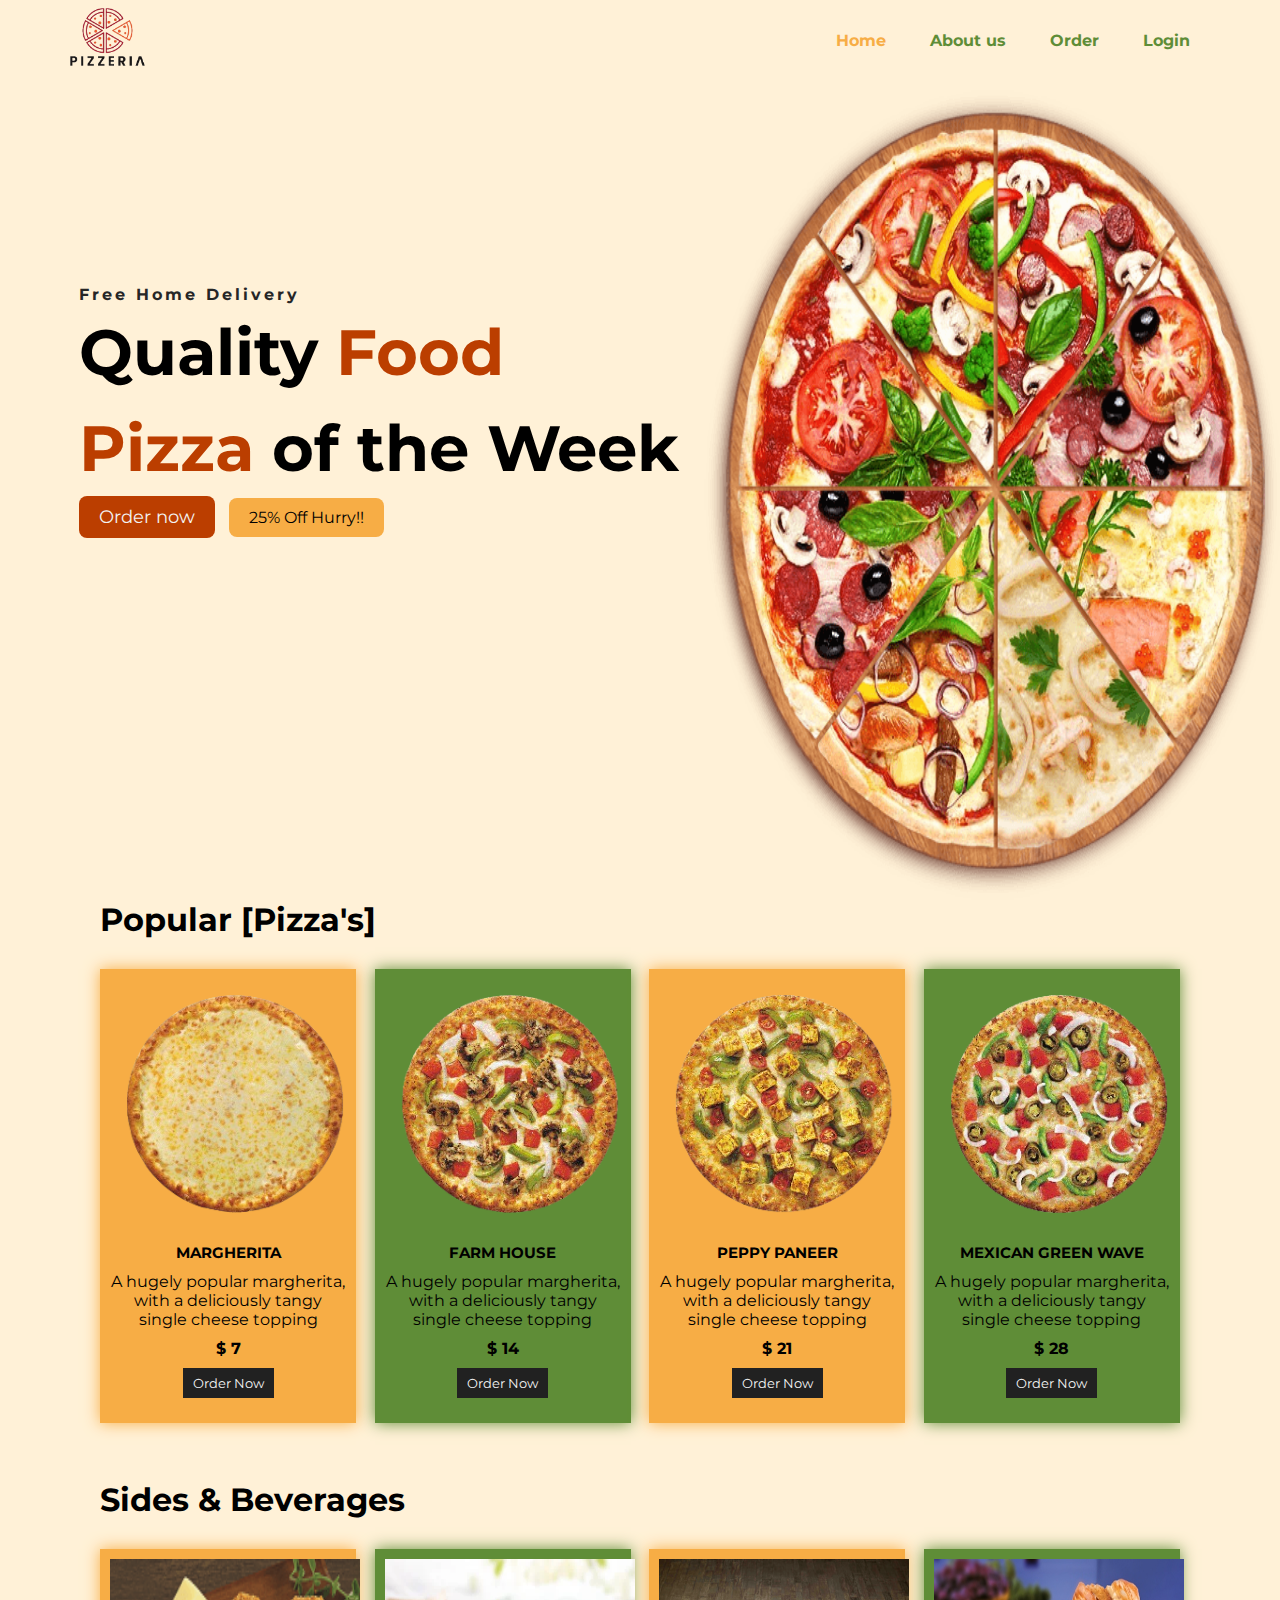
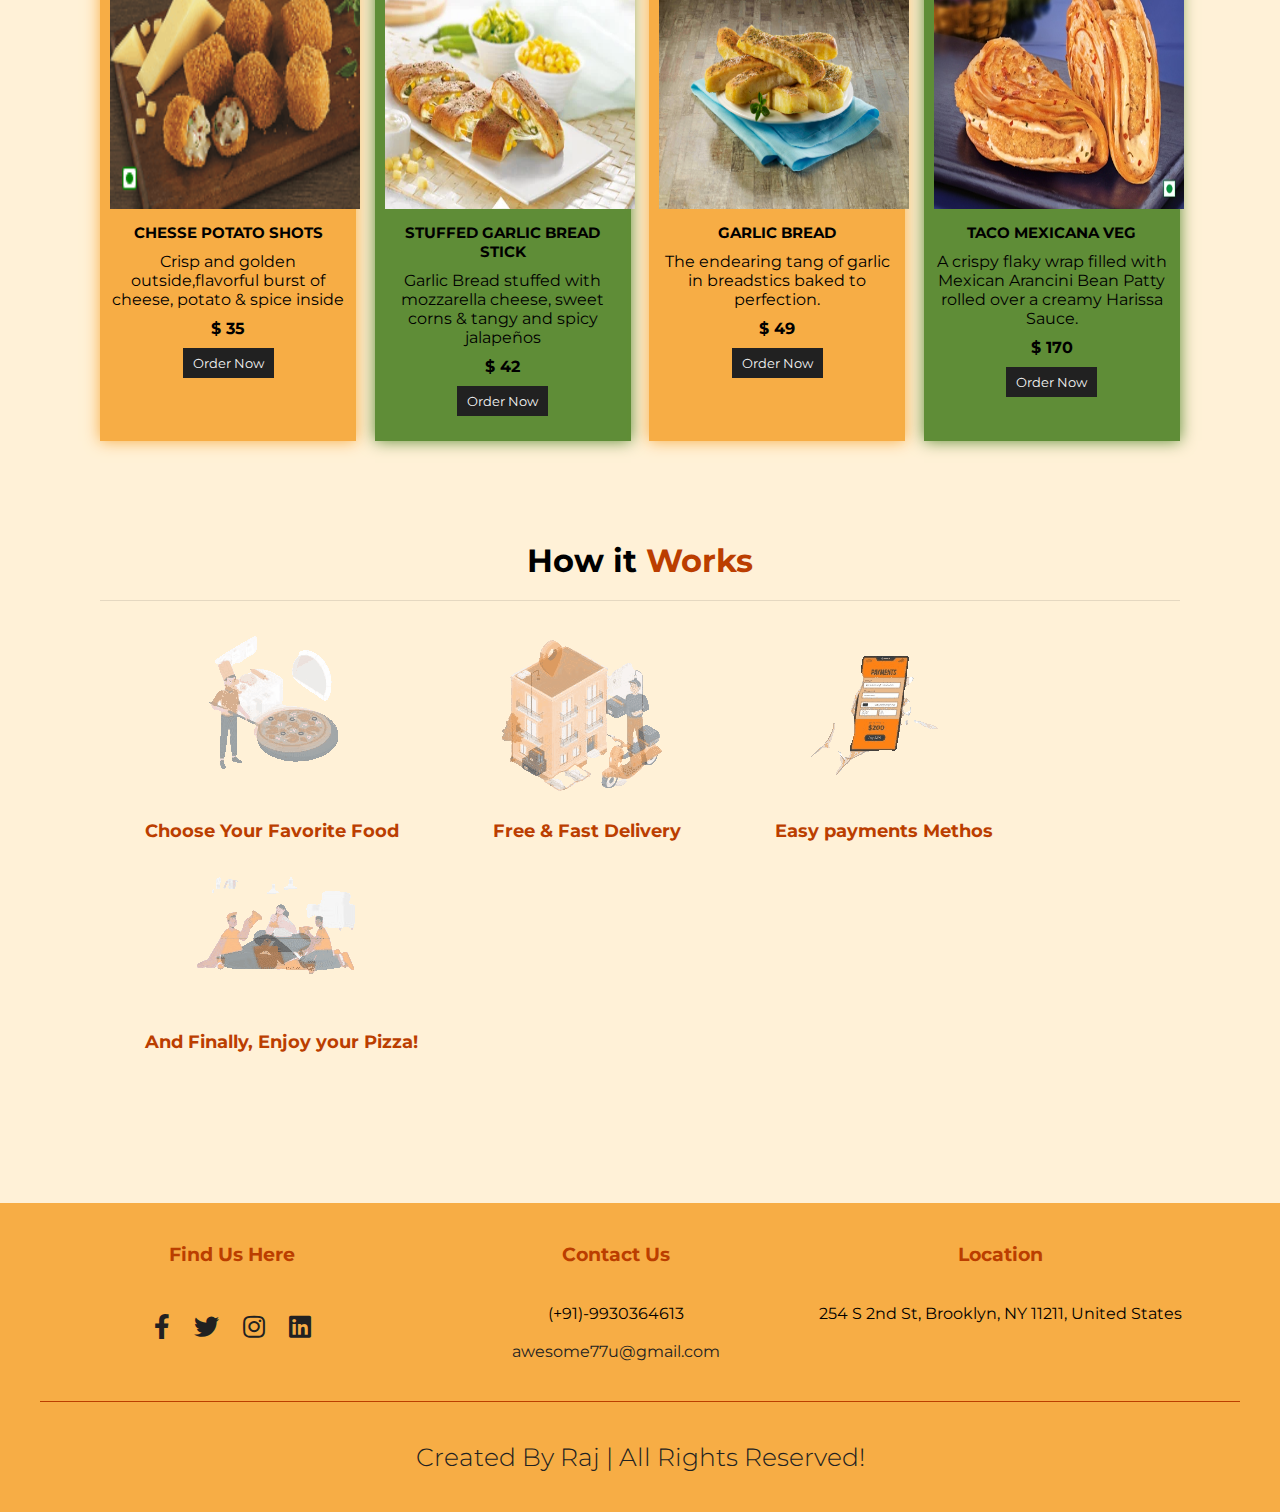
<file: index.html>
<!DOCTYPE html>
<html lang="en">

<head>
    <meta charset="UTF-8">
    <meta name="viewport" content="width=device-width, initial-scale=1.0">
    <title>Pizzeria</title>
    <!----------------icon----------------->
    <link rel="icon" type="images/png" href="images/Black_Logo.png">

    <!----------------------------- font awesome cdn link  -------------------------------->
    <link rel="stylesheet" href="https://cdnjs.cloudflare.com/ajax/libs/font-awesome/5.15.4/css/all.min.css">

    <!------------------------------------- custom css ------------------------------------->
    <link rel="stylesheet" href="style.css">



</head>

<body>

    <!------------------------------------ Header ---------------------------------------->
    <header>
        <nav>
            <div class="logo"><img src="./images/Black_Logo.png" width="75px"></div>
            <div class="menu">
                <a href="index.html" class="home">Home</a>
                <a href="about-us.html">About us</a>
                <a href="Order.html">Order</a>
                <a href="login.html">Login</a>
            </div>
        </nav>
        <div class="h-text">
            <p>Free Home Delivery</p>
            <h1>Quality <span>Food</span></h1>
            <h1><span> Pizza </span> of the Week</h1>
            <button type="submit" id="order"><a href="#">Order now</a></button>
            <span id="dis">25% Off Hurry!!</span>
        </div>
    </header>
    <!------------------------------------ Header Ends ------------------------------------->

    <!------------------------------------ Popular Dishes ---------------------------------->
    <div class="popular_dishes">
        <div class="text1">
            <h1>Popular [Pizza's]</h1>
        </div>
        <div class="box">
            <div class="pizza" id="margherita">
                <img src="./images/Margherit.png" class="pizza_img" alt="margherita">
                <div class="pizza_name">
                    MARGHERITA
                </div>
                <div class="pizza_description">
                    A hugely popular margherita, with a deliciously tangy single cheese topping
                </div>
                <div class="price">
                    $ 7
                </div>
                <div class="cart">
                    <button type="submit" class="addtocart"><a href="Order.html">Order Now</a></button>
                </div>
            </div>

            <div class="pizza4" id="farm-house">
                <img src="./images/Farmhouse.png" class="pizza_img" alt="farm house">
                <div class="pizza_name">
                    FARM HOUSE
                </div>
                <div class="pizza_description">
                    A hugely popular margherita, with a deliciously tangy single cheese topping
                </div>
                <div class="price">
                    $ 14
                </div>
                <div class="cart">
                    <button type="submit" class="addtocart"><a href="Order.html">Order Now</a></button>
                </div>
            </div>

            <div class="pizza" id="peppy-panner">
                <img src="./images/Peppy_Paneer.png" class="pizza_img" alt="peppy panner">
                <div class="pizza_name">
                    PEPPY PANEER
                </div>
                <div class="pizza_description">
                    A hugely popular margherita, with a deliciously tangy single cheese topping
                </div>
                <div class="price">
                    $ 21
                </div>
                <div class="cart">
                    <button type="submit" class="addtocart"><a href="Order.html">Order Now</a></button>
                </div>
            </div>

            <div class="pizza4" id="mexican-green-wave">
                <img src="./images/Mexican_Green.png" class="pizza_img" alt="MEXICAN GREEN WAVE">
                <div class="pizza_name">
                    MEXICAN GREEN WAVE
                </div>
                <div class="pizza_description">
                    A hugely popular margherita, with a deliciously tangy single cheese topping
                </div>
                <div class="price">
                    $ 28
                </div>
                <div class="cart">
                    <button type="submit" class="addtocart"><a href="Order.html">Order Now</a></button>
                </div>
            </div>
        </div>
    </div><br><br><br>

    <!--------------------------------- Popular Dishes Ends---------------------------->


    <!-------------------------------- Sides & Beverages ------------------------------>

    <div class="popular_dishes">
        <div class="text1">
            <h1>Sides & Beverages</h1>
        </div>
        <div class="box">
            <div class="pizza" id="chesse-potato-shots">
                <img src="./images/potato_cheese_shots.png" class="pizza_img" alt="Chesse Potato Shots">
                <div class="pizza_name">
                    CHESSE POTATO SHOTS
                </div>
                <div class="pizza_description">
                    Crisp and golden outside,flavorful burst of cheese, potato & spice inside
                </div>
                <div class="price">
                    $ 35
                </div>
                <div class="cart">
                    <button type="submit" class="addtocart"><a href="Order.html">Order Now</a></button>
                </div>
            </div>

            <div class="pizza4" id="stuffed-garlic-bread">
                <img src="./images/stuffed-garlic-breadstick_1346070564.webp" class="pizza_img"
                    alt="Stuffed Garlic Bread Stick">
                <div class="pizza_name">
                    STUFFED GARLIC BREAD STICK
                </div>
                <div class="pizza_description">
                    Garlic Bread stuffed with mozzarella cheese, sweet corns & tangy and spicy jalapeños
                </div>
                <div class="price">
                    $ 42
                </div>
                <div class="cart">
                    <button type="submit" class="addtocart"><a href="Order.html">Order Now</a></button>
                </div>
            </div>

            <div class="pizza" id="garlic-bread">
                <img src="./images/garlic-bread.webp" class="pizza_img" alt="garlic bread">
                <div class="pizza_name">
                    GARLIC BREAD
                </div>
                <div class="pizza_description">
                    The endearing tang of garlic in breadstics baked to perfection.
                </div>
                <div class="price">
                    $ 49
                </div>
                <div class="cart">
                    <button type="submit" class="addtocart"><a href="Order.html">Order Now</a></button>
                </div>
            </div>

            <div class="pizza4" id="taco-mexican">
                <img src="./images/taco.jpg" class="pizza_img" alt="TACO MEXICANA ">
                <div class="pizza_name">
                    TACO MEXICANA VEG
                </div>
                <div class="pizza_description">
                    A crispy flaky wrap filled with Mexican Arancini Bean Patty rolled over a creamy Harissa Sauce.
                </div>
                <div class="price">
                    $ 170
                </div>
                <div class="cart">
                    <button type="submit" class="addtocart"><a href="Order.html">Order Now</a></button>
                </div>
            </div>
        </div>
    </div>
    <!-------------------------------- Sides & Beverages Ends ------------------------------>


    <!---------------------------------- How it Works ------------------------------------>
    <div class="works">
        <h1 class="title">How it <span>Works</span></h1>
        <div class="work_box">
            <div class="work_box_img"><img src="./images/work1.gif"></div>
            <p class="work_description">Choose Your Favorite Food</p>
        </div>
        <div class="work_box">
            <div class="work_box_img"><img src="./images/work2.gif"></div>
            <p class="work_description">Free & Fast Delivery</p>
        </div>
        <div class="work_box">
            <div class="work_box_img"><img src="./images/work3.gif"></div>
            <p class="work_description">Easy payments Methos</p>
        </div>
        <div class="work_box">
            <div class="work_box_img"><img src="./images/work4.gif"></div>
            <p class="work_description">And Finally, Enjoy your Pizza!</p>
        </div>
    </div>


    <!---------------------------------- How it Works Ends ------------------------------->


    <!---------------------------- Footer ------------------------------------>
    <section class="footer">

        <div class="footer-container">

            <div class="footer-box">
                <h3>Find Us Here</h3><br><br>
                <div class="share">
                    <a href="#" class="fab fa-facebook-f"></a>
                    <a href="#" class="fab fa-twitter"></a>
                    <a href="#" class="fab fa-instagram"></a>
                    <a href="#" class="fab fa-linkedin"></a>
                </div>
            </div>

            <div class="footer-box">
                <h3>Contact Us</h3><br><br>
                <p>(+91)-9930364613</p><br>
                <a href="#" class="gmail-link">awesome77u@gmail.com</a>
            </div>
            <div class="footer-box">
                <h3>Location</h3><br><br>
                <p>254 S 2nd St, Brooklyn, NY 11211, United States</p>
            </div>
        </div>
        <div class="credit">Created By <span>Raj</span> | All rights reserved!</div>
    </section>
    <!---------------------------- Footer Ends ------------------------------------>

</body>

</html>
</file>
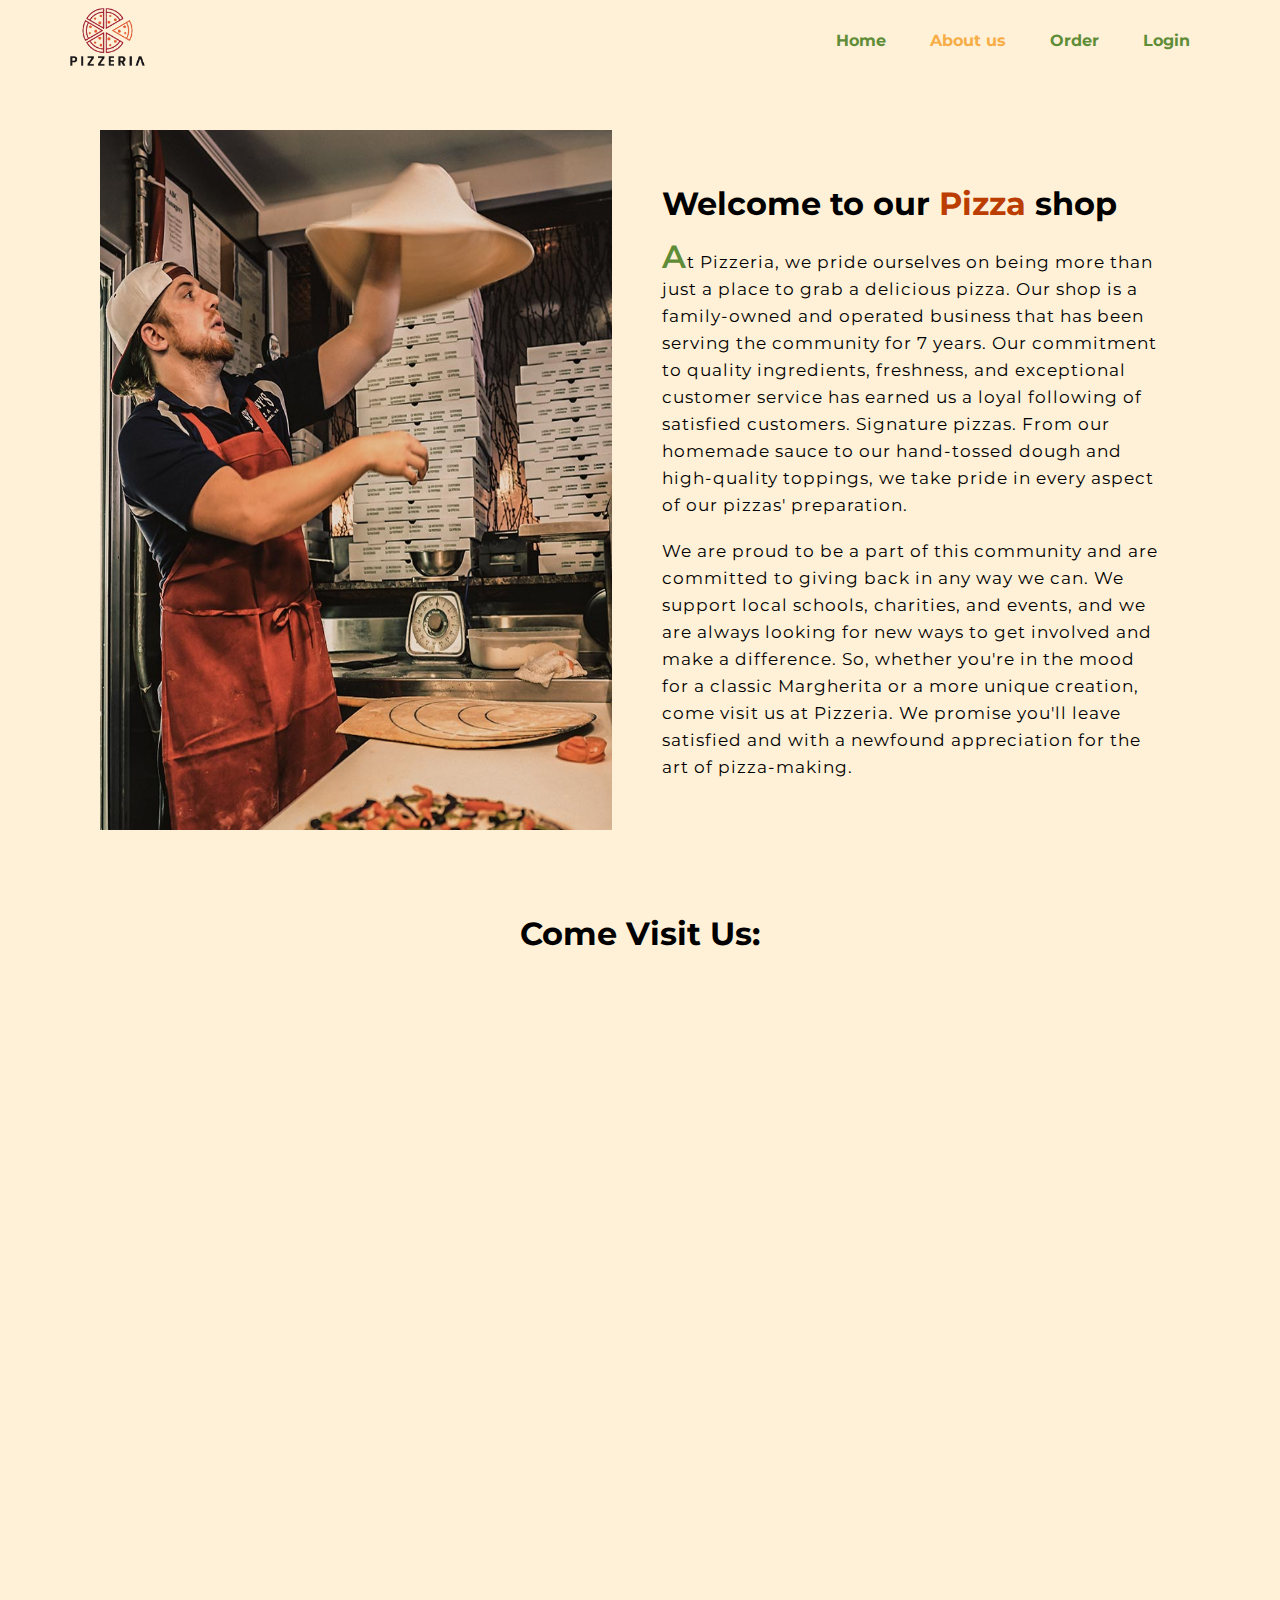
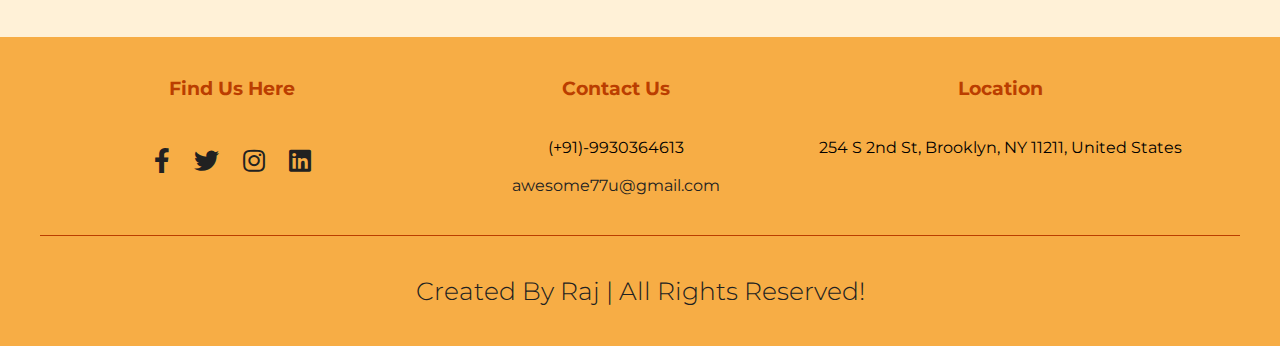
<file: about-us.html>
<!DOCTYPE html>
<html lang="en">

<head>
    <meta charset="UTF-8">
    <meta name="viewport" content="width=device-width, initial-scale=1.0">
    <title>About Us</title>

    <!----------------icon----------------->
    <link rel="icon" type="images/png" href="images/Black_Logo.png">

    <!----------------------------- font awesome cdn link  -------------------------------->
    <link rel="stylesheet" href="https://cdnjs.cloudflare.com/ajax/libs/font-awesome/5.15.4/css/all.min.css">


    <!------------------------------------- custom css ------------------------------------->
    <link rel="stylesheet" href="style.css">
</head>

<body>
    <!------------------------------------ NavBar --------------------------------------------->
    <nav>
        <div class="logo"><img src="./images/Black_Logo.png" width="75px"></div>
        <div class="menu">
            <a href="index.html">Home</a>
            <a href="about-us.html" class="about-us">About us</a>
            <a href="Order.html">Order</a>
            <a href="login.html">Login</a>
        </div>
    </nav>
    <!------------------------------------- Navbar Ends ------------------------------------------>

    <!------------------------------------ about section starts ------------------------------------>

    <div class="about">
        <div class="aboutus-box">
            <div class="aboutus-img">
                <img src="images/about.jpg" alt="man_making_pizza">
            </div>
            <div class="aboutus-content">
                <h1>Welcome to our <span>Pizza</span> shop</h1>
                <p class="para">At Pizzeria, we pride ourselves on being more than just a place to grab a delicious
                    pizza. Our
                    shop is a family-owned and operated business that has been serving the community for 7 years.
                    Our commitment to quality ingredients, freshness, and exceptional customer service has earned us a
                    loyal following of satisfied customers. Signature pizzas. From our homemade sauce to our hand-tossed
                    dough and high-quality toppings, we
                    take pride in every aspect of our pizzas' preparation.</p><br>
                <p class="para">
                    We are proud to be a part of this community and are committed to giving back in any way we can. We
                    support local schools, charities, and events, and we are always looking for new ways to get involved
                    and make a difference.

                    So, whether you're in the mood for a classic Margherita or a more unique creation, come visit us at
                    Pizzeria. We promise you'll leave satisfied and with a newfound appreciation for the art of
                    pizza-making.
                </p>
            </div>
        </div>
        <div class="maps">
            <h1>Come Visit Us:</h1>
            <iframe
                src="https://www.google.com/maps/embed?pb=!1m18!1m12!1m3!1d3024.2922015923823!2d-73.96044562415719!3d40.711583571393724!2m3!1f0!2f0!3f0!3m2!1i1024!2i768!4f13.1!3m3!1m2!1s0x89c25be018621a91%3A0x77b880671aaa946a!2s254%20S%202nd%20St%2C%20Brooklyn%2C%20NY%2011211%2C%20USA!5e0!3m2!1sen!2sin!4v1707407245801!5m2!1sen!2sin"
                width="1080" height="600" style="border:0;" allowfullscreen="" loading="lazy"
                referrerpolicy="no-referrer-when-downgrade"></iframe>
        </div>
    </div>
    <!----------------------------------------------- about section ends ---------------------------------------------------->


    <!------------------------------------------ Footer -------------------------------------------->
    <section class="footer">

        <div class="footer-container">

            <div class="footer-box">
                <h3>Find Us Here</h3><br><br>
                <div class="share">
                    <a href="#" class="fab fa-facebook-f"></a>
                    <a href="#" class="fab fa-twitter"></a>
                    <a href="#" class="fab fa-instagram"></a>
                    <a href="#" class="fab fa-linkedin"></a>
                </div>
            </div>

            <div class="footer-box">
                <h3>Contact Us</h3><br><br>
                <p>(+91)-9930364613</p><br>
                <a href="#" class="gmail-link">awesome77u@gmail.com</a>
            </div>
            <div class="footer-box">
                <h3>Location</h3><br><br>
                <p>254 S 2nd St, Brooklyn, NY 11211, United States</p>
            </div>
        </div>
        <div class="credit">Created By <span>Raj</span> | All rights reserved!</div>
    </section>
    <!-------------------------------------------- Footer Ends ----------------------------------------------->

</body>

</html>
</file>
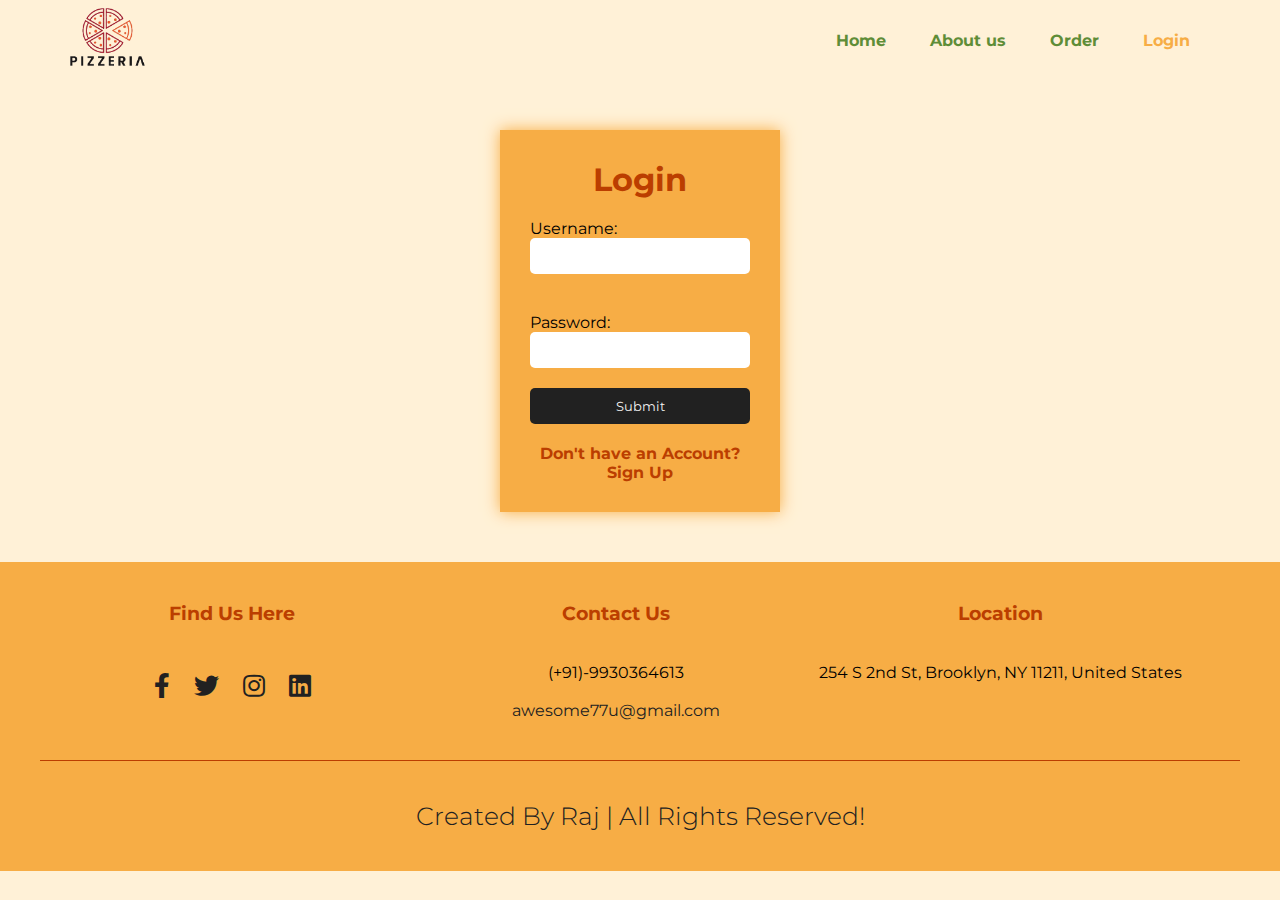
<file: login.html>
<!DOCTYPE html>
<html lang="en">

<head>
    <meta charset="UTF-8">
    <meta name="viewport" content="width=device-width, initial-scale=1.0">
    <title>Login</title>
    <!----------------icon----------------->
    <link rel="icon" type="images/png" href="images/Black_Logo.png">

    <!----------------------------- font awesome cdn link  -------------------------------->
    <link rel="stylesheet" href="https://cdnjs.cloudflare.com/ajax/libs/font-awesome/5.15.4/css/all.min.css">


    <!------------------------------------- custom css ------------------------------------->
    <link rel="stylesheet" href="style.css">
</head>

<body>
    <!------------------------------------ NavBar --------------------------------------------->
    <nav>
        <div class="logo"><img src="./images/Black_Logo.png" width="75px"></div>
        <div class="menu">
            <a href="index.html">Home</a>
            <a href="about-us.html">About us</a>
            <a href="Order.html">Order</a>
            <a href="login.html" class="login">Login</a>
        </div>
    </nav>
    <!------------------------------------- Navbar Ends ------------------------------------------>


    <!------------------------------------- Login Form ------------------------------------------>
    <form class="login-form">
        <h1>Login</h1>
        <label for="uname">Username:</label>
        <input id="uname"><br><br>
        <label for="pass">Password:</label>
        <input id="pass" type="password"><br>
        <button type="submit" onclick="fun()">Submit</button>
        <p><a href="sign-up.html">Don't have an Account? Sign Up</a></p>
    </form>
    <!------------------------------------- Login Form Ends --------------------------------------->


    <!------------------------------------- Internal Java Script ----------------------------------------------->
    <script>
        function fun() {
            let name = document.getElementById('uname').value;
            let pass = document.getElementById('pass').value;
            // Save the name in localStorage.
            let rname = localStorage.getItem('name');
            console.log(rname)
            let password = localStorage.getItem('password');
            console.log(password)
            if (name == rname && password == pass)
                alert("Login successful")
            else {
                document.write("Invalid username or password")
            }
        }

    </script>
    <!------------------------------------- Internal Java Script Ends ------------------------------------------->


    <!---------------------------------------- Footer ------------------------------------------------------>
    <section class="footer">

        <div class="footer-container">

            <div class="footer-box">
                <h3>Find Us Here</h3><br><br>
                <div class="share">
                    <a href="#" class="fab fa-facebook-f"></a>
                    <a href="#" class="fab fa-twitter"></a>
                    <a href="#" class="fab fa-instagram"></a>
                    <a href="#" class="fab fa-linkedin"></a>
                </div>
            </div>

            <div class="footer-box">
                <h3>Contact Us</h3><br><br>
                <p>(+91)-9930364613</p><br>
                <a href="#" class="gmail-link">awesome77u@gmail.com</a>
            </div>
            <div class="footer-box">
                <h3>Location</h3><br><br>
                <p>254 S 2nd St, Brooklyn, NY 11211, United States</p>
            </div>
        </div>
        <div class="credit">Created By <span>Raj</span> | All rights reserved!</div>
    </section>
    <!--------------------------------------- Footer Ends --------------------------------------->

</body>

</html>
</file>
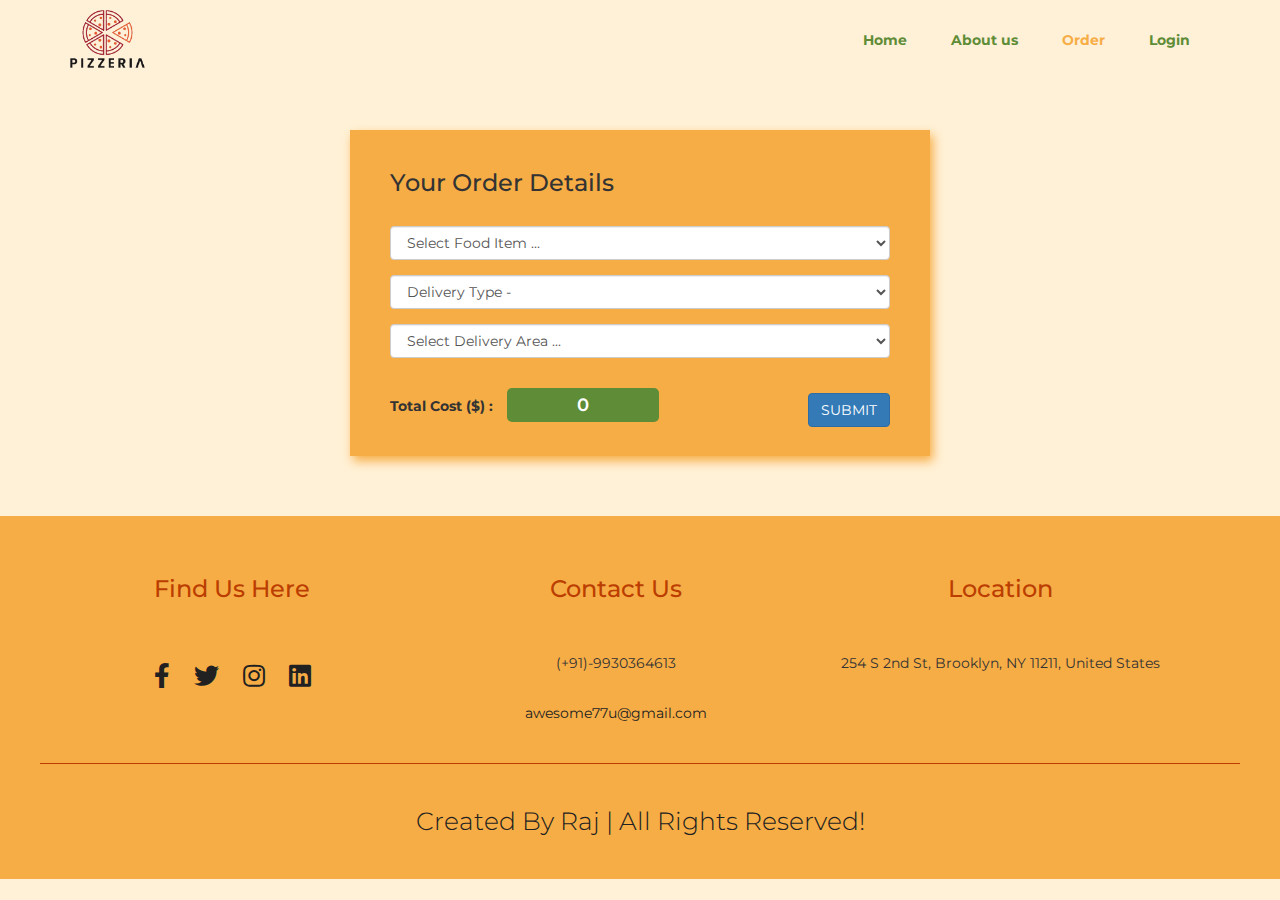
<file: Order.html>
<!DOCTYPE html>
<html>

<head lang="en">
    <meta charset="UTF-8">
    <title> Your Order Details </title>

    <!----------------icon----------------->
    <link rel="icon" type="images/png" href="images/Black_Logo.png">

    <!--------------------Bootstrap-------------->
    <link href="https://maxcdn.bootstrapcdn.com/bootstrap/3.3.7/css/bootstrap.min.css" rel="stylesheet" type="text/css">

    <!----------------------------- font awesome cdn link  -------------------------------->
    <link rel="stylesheet" href="https://cdnjs.cloudflare.com/ajax/libs/font-awesome/5.15.4/css/all.min.css">

    <!------------------------------------- custom css ------------------------------------->
    <link rel="stylesheet" href="style.css">
    <script>
        function finalCost() {
            var foodItem = document.getElementById("food_item").value;
            var foodQuatity = document.getElementById("food_quantity").value;
            var deliveryType = document.getElementById("delivery_type").value;
            var deliveryArea = document.getElementById("delivery_area").value;

            var all_food = (parseInt(foodItem) * 7) + (parseInt(deliveryType) * 4) + (parseInt(deliveryArea) * 3)
            document.getElementById("result").innerHTML = all_food;
        }
        function ok_result() {
            document.getElementById("okResult").style.display = "block";
            document.getElementById("okResult").style.backgroundColor = "#DCE775";
            document.getElementById("input_box").style.display = "none";
        }
    </script>

</head>

<body>
    <!------------------------------------ NavBar --------------------------------------------->
    <nav>
        <div class="logo"><img src="./images/Black_Logo.png" width="75px"></div>
        <div class="menu">
            <a href="index.html">Home</a>
            <a href="about-us.html">About us</a>
            <a href="Order.html" class="order">Order</a>
            <a href="login.html">Login</a>
        </div>
    </nav>
    <!------------------------------------- Navbar Ends ------------------------------------------>
    <div class="online_food_delivery_box animated bounceInDown" id="input_box">
        <h3> Your Order Details </h3><br>
        <form>
            <div class="form-group">
                <select class="form-control" id="food_item" onchange="finalCost()">
                    <option value="0"> Select Food Item ... </option>
                    <option value="1"> MARGHERITA </option>
                    <option value="2"> FARM HOUSE </option>
                    <option value="3"> PEPPY PANEER </option>
                    <option value="4"> MEXICAN GREEN WAVE </option>
                    <option value="5"> CHESSE POTATO SHOTS </option>
                    <option value="6"> STUFFED GARLIC BREAD STICK </option>
                    <option value="7"> GARLIC BREAD </option>
                </select>
            </div>
            <div class="form-group">
                <select class="form-control" id="delivery_type" onchange="finalCost()">
                    <option value="0"> Delivery Type - </option>
                    <option value="0"> Normal </option>
                    <option value="2"> Emergency </option>
                </select>
            </div>
            <div class="form-group">
                <select class="form-control" id="delivery_area" onchange="finalCost()">
                    <option value="0"> Select Delivery Area ... </option>
                    <option value="1"> New York </option>
                    <option value="2"> Jersey City </option>
                    <option value="3"> Kearny </option>
                    <option value="4"> Bayonne </option>
                    <option value="5"> Brooklyn </option>
                </select>
            </div><br>
            <div class="form-group">
                <label>Total Cost ($) : </label>
                <span id="result"
                    style="background-color: #5F8D37 ;color: #fff;padding: 6px 70px;font-weight: 600;font-size: 18px; margin-left: 10px;border-radius: 5px;">0</span>
                <input type="button" value="SUBMIT" class="btn btn-primary" style="float: right" id="ok"
                    onclick="ok_result()">
            </div>
        </form>
    </div>

    <div class="result_box animated zoomIn" style="display: none;" id="okResult">
        <h3 class="result_box_text" id="ok_text"> Your order is successfully submitted. Please keep patience, we will
            come to you soon.<br><br><span> -- Thank You -- </span></h3><br>
    </div>

    <!---------------------------------------- Footer ------------------------------------------------------>
    <section class="footer">

        <div class="footer-container">

            <div class="footer-box">
                <h3>Find Us Here</h3><br><br>
                <div class="share">
                    <a href="#" class="fab fa-facebook-f"></a>
                    <a href="#" class="fab fa-twitter"></a>
                    <a href="#" class="fab fa-instagram"></a>
                    <a href="#" class="fab fa-linkedin"></a>
                </div>
            </div>

            <div class="footer-box">
                <h3>Contact Us</h3><br><br>
                <p>(+91)-9930364613</p><br>
                <a href="#" class="gmail-link">awesome77u@gmail.com</a>
            </div>
            <div class="footer-box">
                <h3>Location</h3><br><br>
                <p>254 S 2nd St, Brooklyn, NY 11211, United States</p>
            </div>
        </div>
        <div class="credit">Created By <span>Raj</span> | All rights reserved!</div>
    </section>
    <!--------------------------------------- Footer Ends --------------------------------------->

</body>

</html>
</file>
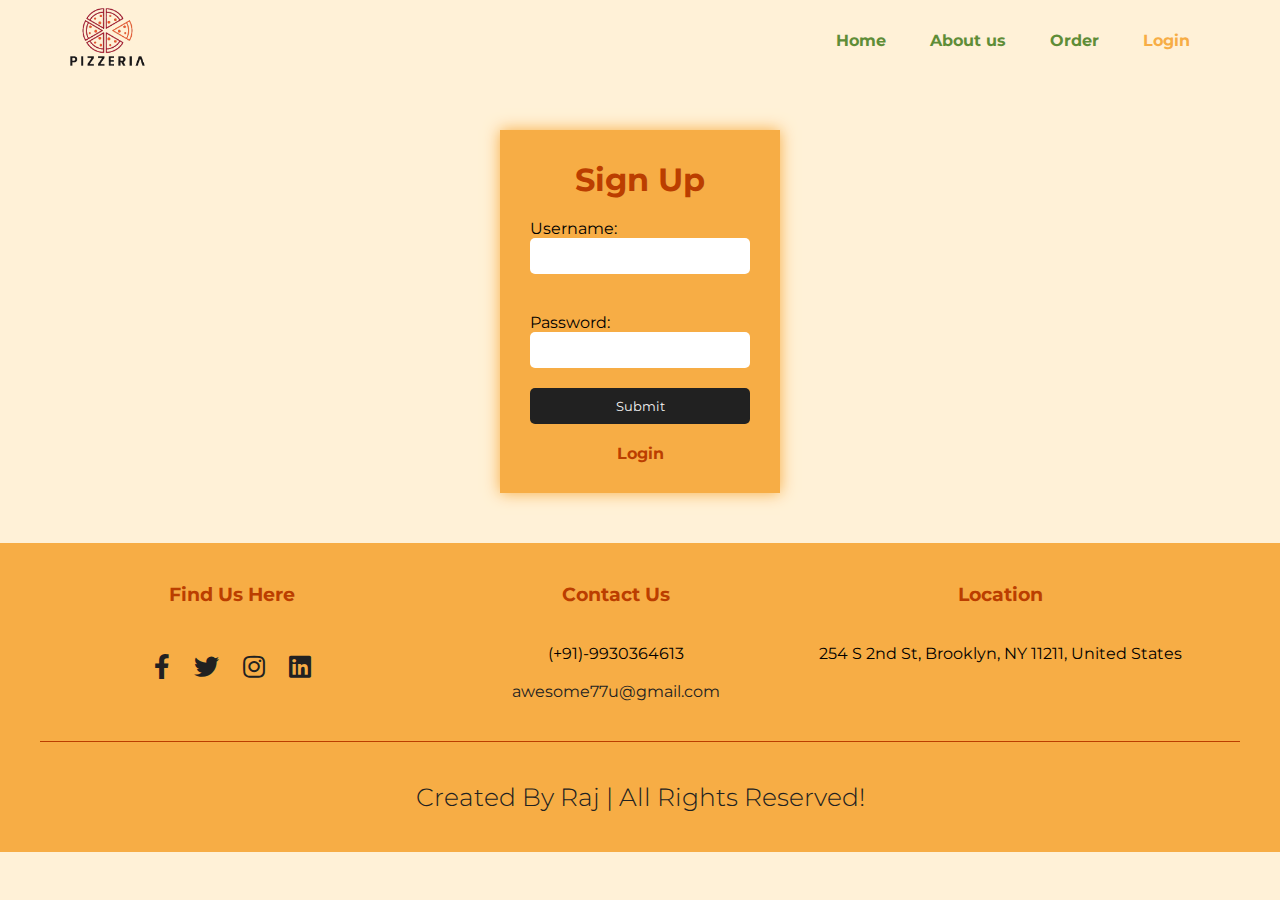
<file: sign-up.html>
<!DOCTYPE html>
<html lang="en">

<head>
    <meta charset="UTF-8">
    <meta name="viewport" content="width=device-width, initial-scale=1.0">
    <title>Sign-Up</title>

    <!----------------icon----------------->
    <link rel="icon" type="images/png" href="images/Black_Logo.png">

    <!----------------------------- font awesome cdn link  -------------------------------->
    <link rel="stylesheet" href="https://cdnjs.cloudflare.com/ajax/libs/font-awesome/5.15.4/css/all.min.css">


    <!------------------------------------- custom css ------------------------------------->
    <link rel="stylesheet" href="style.css">
</head>

<body>
    <!--NavBar-->
    <nav>
        <div class="logo"><img src="./images/Black_Logo.png" width="75px"></div>
        <div class="menu">
            <a href="index.html">Home</a>
            <a href="about-us.html">About us</a>
            <a href="Order.html">Order</a>
            <a href="login.html" class="login">Login</a>
        </div>
    </nav>
    <!------------------------------------- Navbar Ends ------------------------------------------>


    <!------------------------------------- Signup Form ------------------------------------------>
    <form class="signup-form">
        <h1> Sign Up </h1>
        <label for="uname">Username:</label>
        <input id="uname"><br>
        <br>
        <label for="pass">Password:</label>
        <input id="pass" type="password"><br>
        <button type="submit" onclick="fun()">Submit</button>
        <p id="demo"></p>
        <p><a href="login.html">Login</a></p>
    </form>
    <!------------------------------------- Signup Form Ends --------------------------------------->


    <!------------------------------------- Internal Java Script ----------------------------------------------->
    <script>
        function fun() {
            let uname = document.getElementById('uname').value;
            let pass = document.getElementById('pass').value;
            // Save the name in localStorage.
            localStorage.setItem('name', uname);
            localStorage.setItem('password', pass);
            document.getElementById("demo").innerHTML = ("Successful")
        }

    </script>

    <!------------------------------------- Internal Java Script Ends ------------------------------------------->


    <!---------------------------------------- Footer ------------------------------------------------------>
    <section class="footer">

        <div class="footer-container">

            <div class="footer-box">
                <h3>Find Us Here</h3><br><br>
                <div class="share">
                    <a href="#" class="fab fa-facebook-f"></a>
                    <a href="#" class="fab fa-twitter"></a>
                    <a href="#" class="fab fa-instagram"></a>
                    <a href="#" class="fab fa-linkedin"></a>
                </div>
            </div>

            <div class="footer-box">
                <h3>Contact Us</h3><br><br>
                <p>(+91)-9930364613</p><br>
                <a href="#" class="gmail-link">awesome77u@gmail.com</a>
            </div>
            <div class="footer-box">
                <h3>Location</h3><br><br>
                <p>254 S 2nd St, Brooklyn, NY 11211, United States</p>
            </div>
        </div>
        <div class="credit">Created By <span>Raj</span> | All rights reserved!</div>
    </section>
    <!--------------------------------------- Footer Ends --------------------------------------->

</body>

</html>
</file>
<file: style.css>
@import url('https://fonts.googleapis.com/css2?family=Montserrat:ital,wght@0,100..900;1,100..900&display=swap');


/* Colours used  */
:root {
    --color_bread: #FFF1D7;
    --color_gravy: #BB3E00;
    --color_chesse: #F7AD45;
    --color_veggie: #5F8D37;
    --color_dark: #212121;
    --color_light: #F3F3F3;
}

* {
    margin: 0;
    padding: 0;
    box-sizing: border-box;
    font-family: "Montserrat", sans-serif;
}


/* Bg-colour*/
body{
    background-color: var(--color_bread);
}



/*Nav-bar*/
nav {
    width: 100%;
    height: 80px;
    padding: 0px 70px;
    background-color: var(--color_bread);
    display: flex;
    justify-content: space-between;
    align-items: center;

}

.menu a {
    text-decoration: none;
    margin: 0px 20px;
    color: var(--color_veggie);
    font-weight: 700;
}

.menu a:hover {
    color: var(--color_chesse);
    border-style: groove;
    padding: 5px;
    transition: 0.1s;
}

.menu :nth-child(5) {
    background-color: var(--color_veggie);
    color: var(--color_light);
    border-radius: 7px;
    padding: 7px 18px;
    
}

.menu :nth-child(5):hover{
    border-style: none;
    padding: 7px 18px;
}

/* <---------------------HOME-PAGE-START---------------------->*/

/* header */
header {
    width: 100%;
    height: 100vh;
    background: url(./images/bg_Image.png);
    background-size: 45% 90%;
    background-repeat: no-repeat;
    background-position: bottom right;
    position: relative;
}

.menu .home {
    color: var(--color_chesse);
}

/*Heading text*/
.h-text {
    position: absolute;
    top: 30%;
    left: 5%;
    padding: 15px;
}

.h-text p {
    color: #262626;
    letter-spacing: 3px;
    font-weight: bold;
}

.h-text h1 {
    font-size: 4em;
    line-height: 1.5em;
}

.h-text h1 span {
    color: var(--color_gravy);
}

/*Order & Discount Buttons*/
#order {
    border: none;
    padding: 10px 20px;
    margin-right: 10px;
    background-color: var(--color_gravy);
    cursor: pointer;
    border-radius: 8px;
}

#order:hover {
    background-color: var(--color_dark);
    transition: 0.3s;
}

#order a {
    text-decoration: none;
    color: var(--color_light);
    font-size: large;
}

#dis {
    border: none;
    padding: 10px 20px;
    background-color: var(--color_chesse);
    border-radius: 8px;
}

/* Popular Pizza */
.popular_dishes{
    margin: 0px 100px;
}

.box{
    display: flex;
    justify-content: space-between;
}

.text1 h1{
    margin-bottom: 30px;
}

/*pizza box*/
.pizza{
    width: 20vw;
    height: auto;
    padding: 10px;
    text-align: center;
    background-color: var(--color_chesse);
    box-shadow: 0px 0px 15px var(--color_chesse);
    
}

.pizza4{
    width: 20vw;
    height: auto;
    padding: 10px;
    text-align: center;
    background-color: var(--color_veggie);
    box-shadow: 0px 0px 15px var(--color_veggie);
}

.pizza_img{
    width:250px; 
    height:250px;
}

.pizza_name{
    font-size: 15px;
    font-weight: bold;
    margin-bottom: 10px;
    margin-top: 10px;
}

.pizza_description{
    font-weight: 400;
    margin-bottom: 10px;
}

.price{
    text-align: center;
    font-weight: bold;
    margin-top: 10px;
    
}

.cart{
    margin-top: 10px;
    padding-bottom: 15px;
}

.addtocart{
    padding: 7px 10px;
    border: none;    
    background-color: var(--color_dark);
}

.addtocart:hover{
    background-color: var(--color_light);   
    transition: 0.3s;
    cursor: pointer;
}

.addtocart a{
    text-decoration: none; 
    color: var(--color_light);
}

.addtocart:hover a{
    color: var(--color_dark);
}


/* How it works*/
.works{
    margin: 100px 100px 150px 100px;
}

.title{
    margin-bottom: 30px;
    padding-bottom: 20px;
    text-align: center;
    border-bottom: 0.1rem solid rgba(0,0,0,0.1);
}

.title span{
    color: var(--color_gravy);
}

.work_box{
    display: inline-block;
    padding: 0px 45px;
}

.work_description{
    margin-top: 15px;
    color: var(--color_gravy);
    font-size: 18px;
    font-weight: bold;
}

.work_box_img{
    text-align: center;
}

/* <------------------------HOME-END----------------------->*/


/*<----------------------ORDER-STARTS----------------------->*/

.menu .order{
    color: var(--color_chesse);
}

.online_food_delivery_box {
    margin-top: 50px;
    margin-left: 350px;
    margin-right: 350px;
    margin-bottom: 60px;
    padding: 20px 40px;
    background-color: var(--color_chesse);
    box-shadow: 3px 5px 10px var(--color_chesse);
}
.result_box {
    margin-top: 15%;
    margin-left: 350px;
    margin-right: 350px;
    margin-bottom: 60px;
    padding: 20px 40px;
    background-color: var(--color_veggie);
    box-shadow: 3px 5px 10px var(--color_veggie);
}
.result_box_text {
    color: var(--color_dark);
    font-size: 20px;
    text-align: center;
    padding-top:10px;
}
.result_box_text span {
    color: var(--color_dark);
    font-size: 26px;
    text-align: center;
}

/* <----------------------ORDER-ENDS----------------------->*/


/* <----------------------ABOUT-US-START-------------------->*/

.menu .about-us{
    color: var(--color_chesse);
}


/*Abous us page start*/

.aboutus-box{
    margin: 50px 100px;
    display: flex;
    align-items: center;
}

.aboutus-img img{
    width: 40vw;
    height: 700px;
    margin-right: 20px;
}

.aboutus-content{
    padding: 20px;
    margin-left: 10px;
}

.aboutus-content h1{
    margin-bottom: 20px;
}

.aboutus-content h1 span{
    color: var(--color_gravy);
}

.aboutus-content .para{
    font-size: 17px;
    letter-spacing: 1px;
    line-height: 27px;
}

.aboutus-content .para:nth-child(2)::first-letter{
    font-size: 2rem;
    font-weight: 600;
    color: var(--color_veggie);
}

.maps{
    text-align: center;
    margin-bottom: 50px;
}

.maps h1{
    margin-top: 80px;
    margin-bottom: 30px;
}

/* <----------------------ABOUT-US-END-------------------->*/



/* <-----------------------Login-STARTS-------------------->*/
.menu .login{
    color: var(--color_chesse);
}

.login-form{
    margin: 50px 500px;
    padding: 30px;
    background-color: var(--color_chesse);
    box-shadow: 0px 0px 15px var(--color_chesse);
}

.login-form h1{
    text-align: center;
    margin-bottom: 20px;
    color: var(--color_gravy);
}

.login-form input{
    width: 100%;
    padding: 10px;
    margin-bottom: 20px;
    border: none;
    border-radius: 5px;
}

.login-form button{
    width: 100%;
    padding: 10px;
    border: none;
    border-radius: 5px;
    background-color: var(--color_dark);
    color: var(--color_light);
}

.login-form button:hover{
    background-color: var(--color_gravy);
}

.login-form p{
    text-align: center;
    margin-top: 20px;
}

.login-form p a{
    text-decoration: none;
    color: var(--color_gravy);
    font-weight: bold;
}

.login-form p a:hover{
    color: var(--color_veggie);
}

/* <-----------------------Login-ENDS-------------------->*/



/* <-----------------------Sign-up-STARTS-------------------->*/
.signup-form{
    margin: 50px 500px;
    padding: 30px;
    background-color: var(--color_chesse);
    box-shadow: 0px 0px 15px var(--color_chesse);
}

.signup-form h1{
    text-align: center;
    margin-bottom: 20px;
    color: var(--color_gravy);
}

.signup-form input{
    width: 100%;
    padding: 10px;
    margin-bottom: 20px;
    border: none;
    border-radius: 5px;
}

.signup-form button{
    width: 100%;
    padding: 10px;
    border: none;
    border-radius: 5px;
    background-color: var(--color_dark);
    color: var(--color_light);
}

.signup-form button:hover{
    background-color: var(--color_gravy);
}

.signup-form p{
    text-align: center;
    margin-top: 20px;
}

.signup-form p a{
    text-decoration: none;
    color: var(--color_gravy);
    font-weight: bold;
}

.signup-form p a:hover{
    color: var(--color_veggie);
}

/* <-----------------------Sign-up-ENDS-------------------->*/



/*<--------------------------Footer------------------------> */

.footer{
    padding: 40px;
    background-color: var(--color_chesse);
}

.footer-container{
    display: flex;
}

.footer-box{
    width: 30vw;
    text-align: center;
}

.footer .credit{
    text-align: center;
    margin-top: 40px;
    padding-top: 40px;
    font-size: 25px;
    font-weight: 300;
    text-transform: capitalize;
    color: var(--color_dark);
    border-top: .1rem solid var(--color_gravy);
  }

.footer-box .share a{
    color: var(--color_dark);
    text-decoration: none;
    font-size: 25px;
    padding: 10px;
  }

.footer-box .share a:hover{
        color: var(--color_gravy);
  }

.footer-box h3{
    color: var(--color_gravy);
  }

.footer-box .gmail-link{
            text-decoration: none;
            color: var(--color_dark);
  }

.footer-box .gmail-link:hover{
        color: var(--color_gravy);
    }

/*<--------------------------Footer-Ends------------------------> */
</file>
